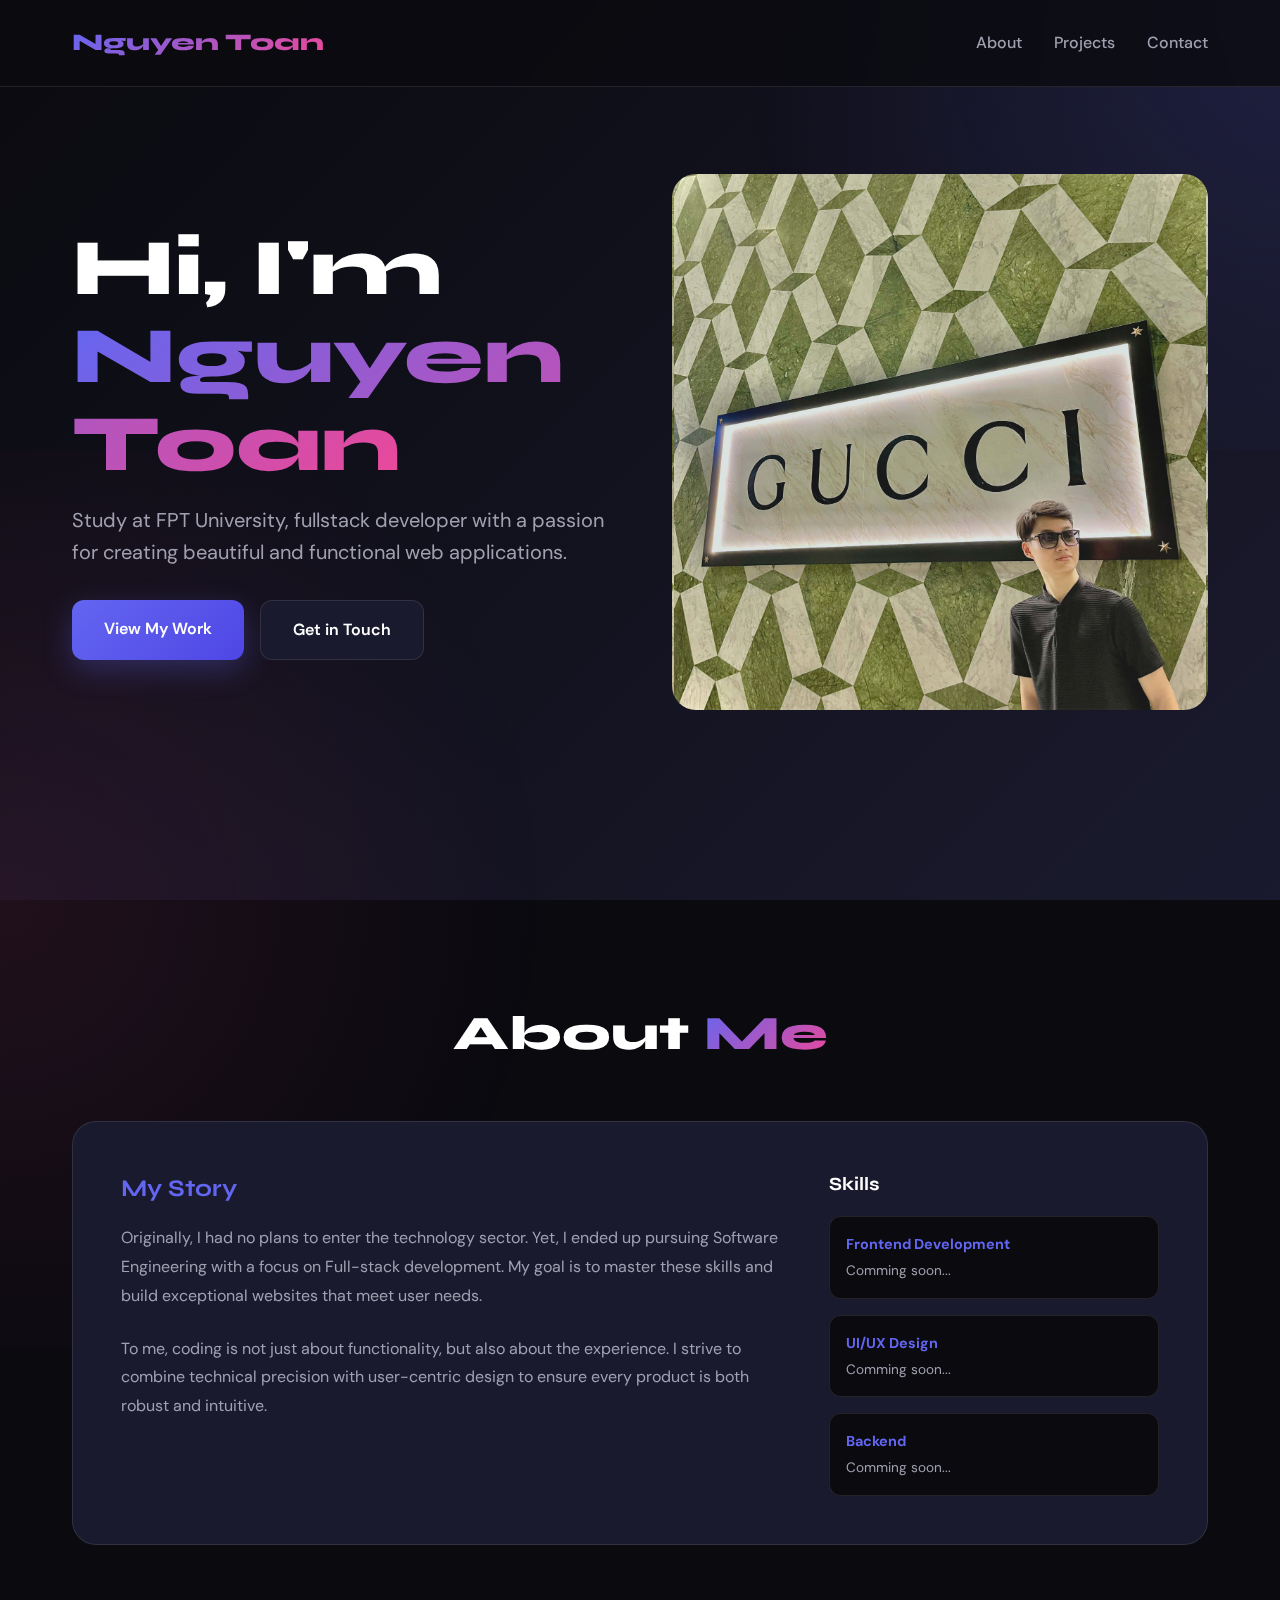
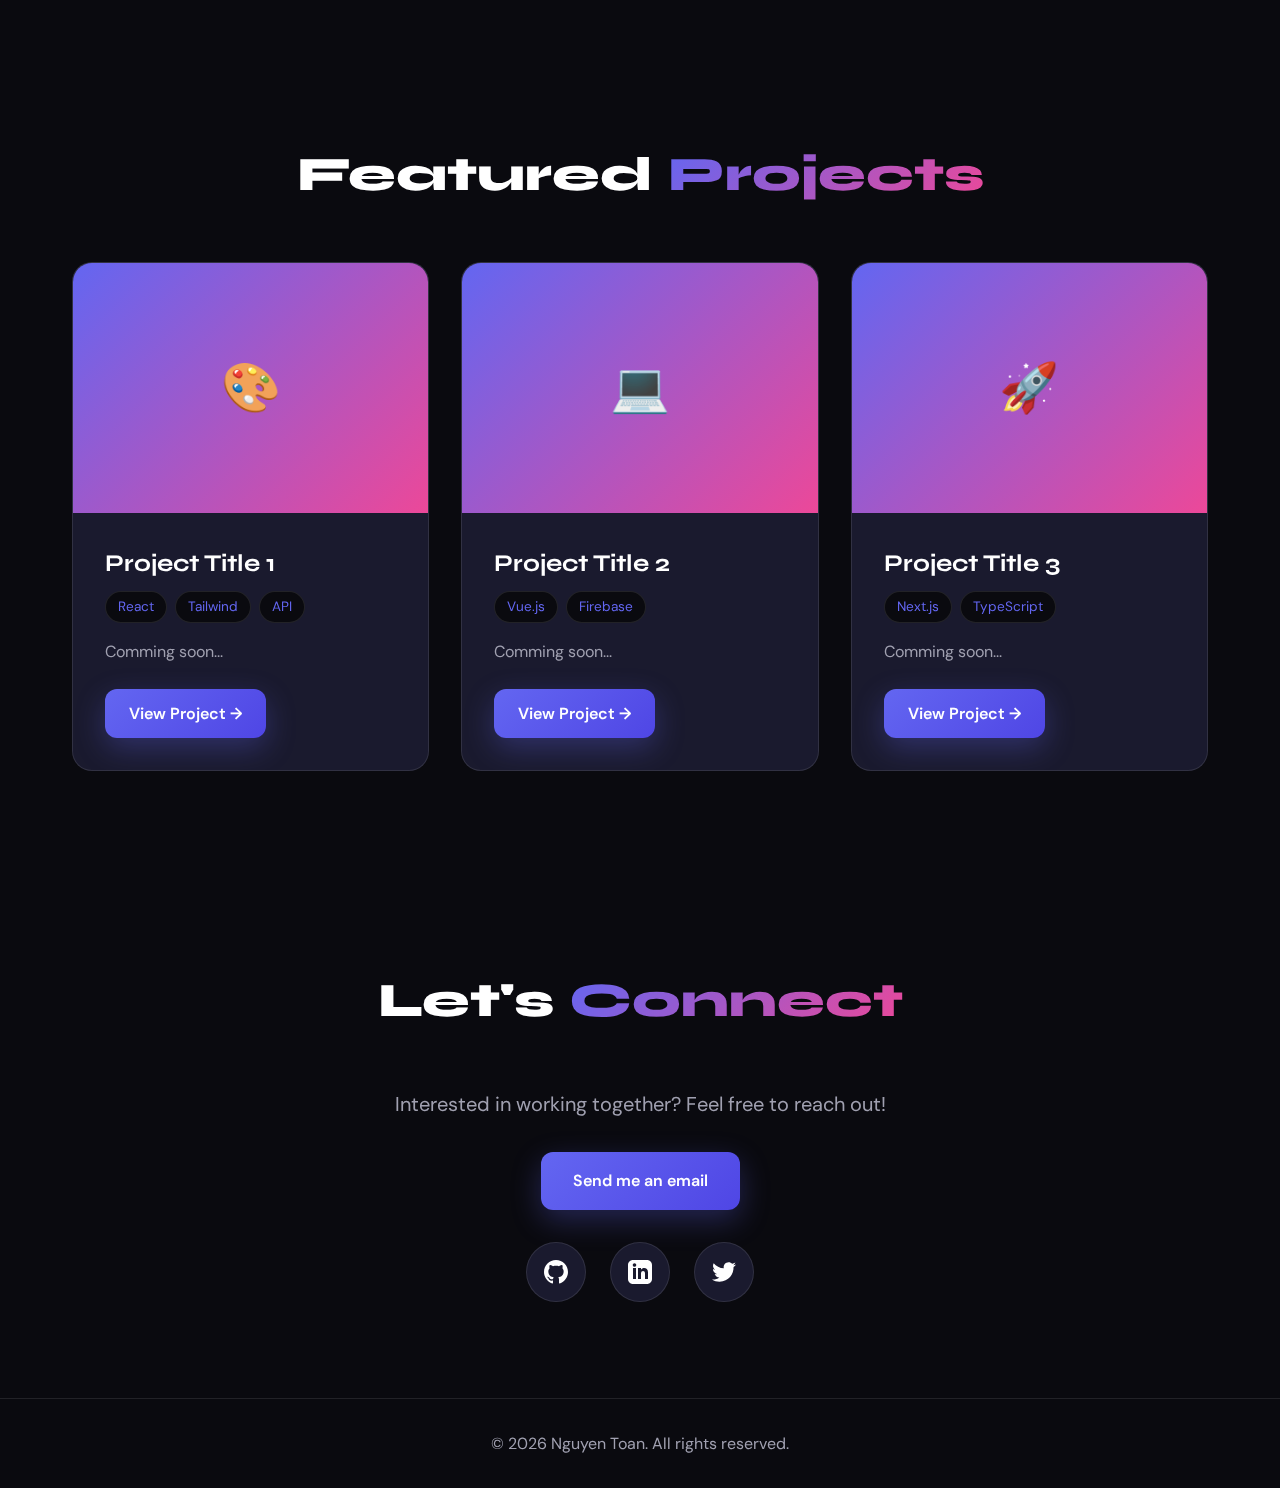
<file: files/index.html>
<!DOCTYPE html>
<html lang="vi">
<head>
    <meta charset="UTF-8">
    <meta name="viewport" content="width=device-width, initial-scale=1.0">
    
    <!-- ==========================================
         📝 THAY ĐỔI THÔNG TIN CƠ BẢN TẠI ĐÂY
         ========================================== -->
    <title>Nguyễn Toàn - Portfolio</title>
    <meta name="description" content="Portfolio của Nguyen Toan">
    
    <!-- Fonts -->
    <link rel="preconnect" href="https://fonts.googleapis.com">
    <link rel="preconnect" href="https://fonts.gstatic.com" crossorigin>
    <link href="https://fonts.googleapis.com/css2?family=Syne:wght@400;600;700;800&family=DM+Sans:wght@400;500;700&display=swap" rel="stylesheet">
    
    <!-- CSS -->
    <link rel="stylesheet" href="style.css">
</head>
<body>
    <!-- Animated Background -->
    <div class="gradient-bg"></div>

    <!-- Navigation -->
    <nav>
        <div class="container">
            <!-- ==========================================
                 📝 THAY TÊN/LOGO CỦA BẠN
                 ========================================== -->
            <div class="logo">Nguyen Toan</div>
            
            <ul class="nav-links">
                <li><a href="#about">About</a></li>
                <li><a href="#projects">Projects</a></li>
                <li><a href="#contact">Contact</a></li>
            </ul>
        </div>
    </nav>

    <!-- Hero Section -->
    <section class="hero">
        <div class="container">
            <div class="hero-content">
                <div class="hero-text">
                    <!-- ==========================================
                         📝 THAY TIÊU ĐỀ CHÍNH
                         ========================================== -->
                    <h1>
                        Hi, I'm <span class="gradient-text">Nguyen Toan</span>
                    </h1>
                    
                    <!-- ==========================================
                         📝 THAY MÔ TẢ VỀ BẠN
                         ========================================== -->
                    <p>
                        Study at FPT University, fullstack developer with a passion for creating beautiful and functional web applications.
                    </p>
                    
                    <div class="cta-buttons">
                        <a href="#projects" class="btn btn-primary">View My Work</a>
                        <a href="#contact" class="btn btn-secondary">Get in Touch</a>
                    </div>
                </div>
                
                <div class="hero-image">
                    <!-- ==========================================
                         🖼️ THAY ẢNH HERO
                         Cách 1: Thay emoji 👤 bằng emoji khác
                         Cách 2: Thêm class "hero-photo" và sửa CSS
                         ========================================== -->
                    <div class="image-placeholder">
                    </div>
                </div>
            </div>
        </div>
    </section>

    <!-- About Section -->
    <section id="about">
        <div class="container">
            <h2 class="section-title">About <span class="gradient-text">Me</span></h2>
            
            <div class="about-content">
                <div class="about-text">
                    <!-- ==========================================
                         📝 THAY TIÊU ĐỀ PHẦN GIỚI THIỆU
                         ========================================== -->
                    <h3>My Story</h3>
                    
                    <!-- ==========================================
                         📝 VIẾT VỀ BẢN THÂN BẠN (2-3 đoạn)
                         ========================================== -->
                    <p>
                        Originally, I had no plans to enter the technology sector.
                        Yet, I ended up pursuing Software Engineering with a focus on Full-stack development. 
                        My goal is to master these skills and build exceptional websites that meet user needs.
                    </p>
                    
                    <p>
                        To me, coding is not just about functionality, but also about the experience.
                        I strive to combine technical precision with user-centric design to ensure every product is both robust and intuitive.
                    </p>
                </div>
                
                <div class="skills-list">
                    <h3 style="font-family: 'Syne', sans-serif; margin-bottom: 1rem;">Skills</h3>
                    
                    <div class="skills-grid">
                        <!-- ==========================================
                             📝 THAY ĐỔI/THÊM KỸ NĂNG CỦA BẠN
                             Copy paste block .skill-item để thêm
                             ========================================== -->
                        <div class="skill-item">
                            <h4>Frontend Development</h4>
                            <p>Comming soon...</p>
                        </div>
                        
                        <div class="skill-item">
                            <h4>UI/UX Design</h4>
                            <p>Comming soon...</p>
                        </div>
                        
                        <div class="skill-item">
                            <h4>Backend</h4>
                            <p>Comming soon...</p>
                        </div>
                        
                        <!-- ➕ Copy block trên để thêm skill mới -->
                        
                    </div>
                </div>
            </div>
        </div>
    </section>

    <!-- Projects Section -->
    <section id="projects">
        <div class="container">
            <h2 class="section-title">Featured <span class="gradient-text">Projects</span></h2>
            
            <div class="projects-grid">
                <!-- ==========================================
                     📝 DỰ ÁN 1 - THAY THÔNG TIN
                     ========================================== -->
                <div class="project-card">
                    <!-- Thêm class "project-1" vào đây để custom ảnh trong CSS -->
                    <div class="project-image">
                        🎨
                    </div>
                    <div class="project-content">
                        <h3>Project Title 1</h3>
                        
                        <!-- Tags/Technologies -->
                        <div class="project-tags">
                            <span class="tag">React</span>
                            <span class="tag">Tailwind</span>
                            <span class="tag">API</span>
                        </div>
                        
                        <p>
                           Comming soon...
                        </p>
                        
                        <!-- Link đến dự án - THAY LINK -->
                        <a href="#" class="btn btn-primary" style="display: inline-block; padding: 0.75rem 1.5rem; margin-top: 0.5rem;">
                            View Project →
                        </a>
                    </div>
                </div>

                <!-- ==========================================
                     📝 DỰ ÁN 2 - THAY THÔNG TIN
                     ========================================== -->
                <div class="project-card">
                    <div class="project-image project-2">
                        💻
                    </div>
                    <div class="project-content">
                        <h3>Project Title 2</h3>
                        
                        <div class="project-tags">
                            <span class="tag">Vue.js</span>
                            <span class="tag">Firebase</span>
                        </div>
                        
                        <p>
                            Comming soon...
                        </p>
                        
                        <a href="#" class="btn btn-primary" style="display: inline-block; padding: 0.75rem 1.5rem; margin-top: 0.5rem;">
                            View Project →
                        </a>
                    </div>
                </div>

                <!-- ==========================================
                     📝 DỰ ÁN 3 - THAY THÔNG TIN
                     ========================================== -->
                <div class="project-card">
                    <div class="project-image project-3">
                        🚀
                    </div>
                    <div class="project-content">
                        <h3>Project Title 3</h3>
                        
                        <div class="project-tags">
                            <span class="tag">Next.js</span>
                            <span class="tag">TypeScript</span>
                        </div>
                        
                        <p>
                            Comming soon...
                        </p>
                        
                        <a href="#" class="btn btn-primary" style="display: inline-block; padding: 0.75rem 1.5rem; margin-top: 0.5rem;">
                            View Project →
                        </a>
                    </div>
                </div>

                <!-- ==========================================
                     ➕ Copy toàn bộ .project-card để THÊM DỰ ÁN MỚI
                     ========================================== -->

            </div>
        </div>
    </section>

    <!-- Contact Section -->
    <section id="contact">
        <div class="container">
            <h2 class="section-title">Let's <span class="gradient-text">Connect</span></h2>
            
            <div class="contact-content">
                <!-- ==========================================
                     📝 THAY LỜI NHẮN LIÊN HỆ
                     ========================================== -->
                <p>
                    Interested in working together? Feel free to reach out!
                </p>
                
                <!-- ==========================================
                     📧 THAY EMAIL CỦA BẠN
                     ========================================== -->
                <a href="https://mail.google.com/mail/?view=cm&fs=1&to=nguyentoan062411@gmail.com" class="btn btn-primary">
                    Send me an email
                </a>
                
                <!-- ==========================================
                     🔗 THAY LINK SOCIAL MEDIA
                     ========================================== -->
                <div class="social-links">
                    <!-- GitHub -->
                    <a href="https://github.com/Darwin-1106" class="social-link" target="_blank" title="GitHub">
                        <svg xmlns="http://www.w3.org/2000/svg" width="24" height="24" viewBox="0 0 24 24" fill="currentColor">
                            <path d="M12 0c-6.626 0-12 5.373-12 12 0 5.302 3.438 9.8 8.207 11.387.599.111.793-.261.793-.577v-2.234c-3.338.726-4.033-1.416-4.033-1.416-.546-1.387-1.333-1.756-1.333-1.756-1.089-.745.083-.729.083-.729 1.205.084 1.839 1.237 1.839 1.237 1.07 1.834 2.807 1.304 3.492.997.107-.775.418-1.305.762-1.604-2.665-.305-5.467-1.334-5.467-5.931 0-1.311.469-2.381 1.236-3.221-.124-.303-.535-1.524.117-3.176 0 0 1.008-.322 3.301 1.23.957-.266 1.983-.399 3.003-.404 1.02.005 2.047.138 3.006.404 2.291-1.552 3.297-1.23 3.297-1.23.653 1.653.242 2.874.118 3.176.77.84 1.235 1.911 1.235 3.221 0 4.609-2.807 5.624-5.479 5.921.43.372.823 1.102.823 2.222v3.293c0 .319.192.694.801.576 4.765-1.589 8.199-6.086 8.199-11.386 0-6.627-5.373-12-12-12z"/>
                        </svg>
                    </a>
                    
                    <!-- LinkedIn -->
                    <a href="https://www.linkedin.com/in/to%C3%A0n-nguy%E1%BB%85n-0886b935a/" class="social-link" target="_blank" title="LinkedIn">
                        <svg xmlns="http://www.w3.org/2000/svg" width="24" height="24" viewBox="0 0 24 24" fill="currentColor">
                            <path d="M19 0h-14c-2.761 0-5 2.239-5 5v14c0 2.761 2.239 5 5 5h14c2.762 0 5-2.239 5-5v-14c0-2.761-2.238-5-5-5zm-11 19h-3v-11h3v11zm-1.5-12.268c-.966 0-1.75-.79-1.75-1.764s.784-1.764 1.75-1.764 1.75.79 1.75 1.764-.783 1.764-1.75 1.764zm13.5 12.268h-3v-5.604c0-3.368-4-3.113-4 0v5.604h-3v-11h3v1.765c1.396-2.586 7-2.777 7 2.476v6.759z"/>
                        </svg>
                    </a>
                    
                    <!-- Twitter/X -->
                    <a href="https://twitter.com/yourusername" class="social-link" target="_blank" title="Twitter">
                        <svg xmlns="http://www.w3.org/2000/svg" width="24" height="24" viewBox="0 0 24 24" fill="currentColor">
                            <path d="M24 4.557c-.883.392-1.832.656-2.828.775 1.017-.609 1.798-1.574 2.165-2.724-.951.564-2.005.974-3.127 1.195-.897-.957-2.178-1.555-3.594-1.555-3.179 0-5.515 2.966-4.797 6.045-4.091-.205-7.719-2.165-10.148-5.144-1.29 2.213-.669 5.108 1.523 6.574-.806-.026-1.566-.247-2.229-.616-.054 2.281 1.581 4.415 3.949 4.89-.693.188-1.452.232-2.224.084.626 1.956 2.444 3.379 4.6 3.419-2.07 1.623-4.678 2.348-7.29 2.04 2.179 1.397 4.768 2.212 7.548 2.212 9.142 0 14.307-7.721 13.995-14.646.962-.695 1.797-1.562 2.457-2.549z"/>
                        </svg>
                    </a>

                    <!-- ➕ Thêm social link khác tại đây -->
                </div>
            </div>
        </div>
    </section>

    <!-- Footer -->
    <footer>
        <div class="container">
            <!-- ==========================================
                 📝 THAY COPYRIGHT INFO
                 ========================================== -->
            <p>&copy; 2026 Nguyen Toan. All rights reserved.</p>
        </div>
    </footer>

    <!-- JavaScript -->
    <script
</file>
<file: files/style.css>
/* ==========================================
   🎨 PORTFOLIO STYLESHEET
   ========================================== */

/* ==========================================
   COLOR VARIABLES - THAY MÀU TẠI ĐÂY
   ========================================== */
:root {
    --primary: #6366f1;      /* Màu chính (indigo) */
    --primary-dark: #4f46e5; /* Màu chính đậm */
    --accent: #ec4899;       /* Màu nhấn (pink) */
    --bg-dark: #0a0a0f;      /* Nền tối */
    --bg-card: #1a1a2e;      /* Nền card */
    --text-primary: #ffffff;
    --text-secondary: #a0a0b0;
    --border: rgba(255,255,255,0.1);
}

/* ==========================================
   GỢI Ý MÀU KHÁC:
   Blue theme: --primary: #3b82f6; --accent: #06b6d4;
   Purple theme: --primary: #a855f7; --accent: #ec4899;
   Green theme: --primary: #10b981; --accent: #14b8a6;
   Orange theme: --primary: #f97316; --accent: #fb923c;
   ========================================== */

/* ==========================================
   RESET & BASE STYLES
   ========================================== */
* {
    margin: 0;
    padding: 0;
    box-sizing: border-box;
}

body {
    font-family: 'DM Sans', sans-serif;
    background: var(--bg-dark);
    color: var(--text-primary);
    line-height: 1.6;
    overflow-x: hidden;
}

/* ==========================================
   ANIMATED GRADIENT BACKGROUND
   ========================================== */
.gradient-bg {
    position: fixed;
    top: 0;
    left: 0;
    width: 100%;
    height: 100%;
    z-index: -1;
    background: linear-gradient(135deg, var(--bg-dark) 0%, #1a1a2e 100%);
}

.gradient-bg::before {
    content: '';
    position: absolute;
    top: -50%;
    right: -50%;
    width: 100%;
    height: 100%;
    background: radial-gradient(circle, var(--primary) 0%, transparent 70%);
    opacity: 0.15;
    animation: float 20s ease-in-out infinite;
}

.gradient-bg::after {
    content: '';
    position: absolute;
    bottom: -50%;
    left: -50%;
    width: 100%;
    height: 100%;
    background: radial-gradient(circle, var(--accent) 0%, transparent 70%);
    opacity: 0.1;
    animation: float 15s ease-in-out infinite reverse;
}

@keyframes float {
    0%, 100% { 
        transform: translate(0, 0) rotate(0deg); 
    }
    50% { 
        transform: translate(50px, 50px) rotate(180deg); 
    }
}

/* ==========================================
   CONTAINER
   ========================================== */
.container {
    max-width: 1200px;
    margin: 0 auto;
    padding: 0 2rem;
}

/* ==========================================
   NAVIGATION
   ========================================== */
nav {
    position: fixed;
    top: 0;
    width: 100%;
    z-index: 1000;
    background: rgba(10, 10, 15, 0.8);
    backdrop-filter: blur(10px);
    border-bottom: 1px solid var(--border);
}

nav .container {
    display: flex;
    justify-content: space-between;
    align-items: center;
    padding: 1.5rem 2rem;
}

.logo {
    font-family: 'Syne', sans-serif;
    font-size: 1.5rem;
    font-weight: 800;
    background: linear-gradient(135deg, var(--primary), var(--accent));
    -webkit-background-clip: text;
    -webkit-text-fill-color: transparent;
    background-clip: text;
}

.nav-links {
    display: flex;
    gap: 2rem;
    list-style: none;
}

.nav-links a {
    color: var(--text-secondary);
    text-decoration: none;
    font-weight: 500;
    transition: color 0.3s;
    position: relative;
}

.nav-links a::after {
    content: '';
    position: absolute;
    bottom: -5px;
    left: 0;
    width: 0;
    height: 2px;
    background: var(--primary);
    transition: width 0.3s;
}

.nav-links a:hover {
    color: var(--text-primary);
}

.nav-links a:hover::after {
    width: 100%;
}

/* ==========================================
   HERO SECTION
   ========================================== */
.hero {
    min-height: 100vh;
    display: flex;
    align-items: center;
    padding-top: 80px;
}

.hero-content {
    display: grid;
    grid-template-columns: 1fr 1fr;
    gap: 4rem;
    align-items: center;
}

.hero-text h1 {
    font-family: 'Syne', sans-serif;
    font-size: 5rem;
    font-weight: 800;
    line-height: 1.1;
    margin-bottom: 1rem;
    animation: fadeInUp 0.8s ease;
}

.gradient-text {
    background: linear-gradient(135deg, var(--primary), var(--accent));
    -webkit-background-clip: text;
    -webkit-text-fill-color: transparent;
    background-clip: text;
}

.hero-text p {
    font-size: 1.25rem;
    color: var(--text-secondary);
    margin-bottom: 2rem;
    animation: fadeInUp 0.8s ease 0.2s backwards;
}

.cta-buttons {
    display: flex;
    gap: 1rem;
    animation: fadeInUp 0.8s ease 0.4s backwards;
}

/* ==========================================
   BUTTONS
   ========================================== */
.btn {
    padding: 1rem 2rem;
    border-radius: 12px;
    font-weight: 600;
    text-decoration: none;
    transition: all 0.3s;
    display: inline-block;
    border: none;
    cursor: pointer;
}

.btn-primary {
    background: linear-gradient(135deg, var(--primary), var(--primary-dark));
    color: white;
    box-shadow: 0 10px 30px rgba(99, 102, 241, 0.3);
}

.btn-primary:hover {
    transform: translateY(-2px);
    box-shadow: 0 15px 40px rgba(99, 102, 241, 0.4);
}

.btn-secondary {
    background: var(--bg-card);
    color: var(--text-primary);
    border: 1px solid var(--border);
}

.btn-secondary:hover {
    background: var(--primary);
    border-color: var(--primary);
}

/* ==========================================
   HERO IMAGE
   ========================================== */
.hero-image {
    position: relative;
    animation: fadeInUp 0.8s ease 0.6s backwards;
}

.image-placeholder {
    width: 100%;
    aspect-ratio: 1;
    background: linear-gradient(135deg, var(--bg-card), var(--primary));
    border-radius: 24px;
    display: flex;
    align-items: center;
    justify-content: center;
    font-size: 3rem;
    border: 2px solid var(--border);
    position: relative;
    overflow: hidden;
}

/* ==========================================
   🖼️ ẢNH HERO - ĐÃ ACTIVE
   ========================================== */

.image-placeholder {
    background-image: url('img/anh1.jpg');
    background-size: cover;
    background-position: center;
}

.image-placeholder::before {
    content: '';
    position: absolute;
    top: -50%;
    left: -50%;
    width: 200%;
    height: 200%;
    background: linear-gradient(45deg, transparent, rgba(255,255,255,0.1), transparent);
    animation: shine 3s infinite;
}

@keyframes shine {
    0% { 
        transform: translateX(-100%) translateY(-100%) rotate(45deg); 
    }
    100% { 
        transform: translateX(100%) translateY(100%) rotate(45deg); 
    }
}

/* ==========================================
   SECTION STYLES
   ========================================== */
section {
    padding: 6rem 0;
}

.section-title {
    font-family: 'Syne', sans-serif;
    font-size: 3rem;
    font-weight: 800;
    text-align: center;
    margin-bottom: 3rem;
}

/* ==========================================
   ABOUT SECTION
   ========================================== */
.about-content {
    display: grid;
    grid-template-columns: 2fr 1fr;
    gap: 3rem;
    background: var(--bg-card);
    padding: 3rem;
    border-radius: 24px;
    border: 1px solid var(--border);
}

.about-text h3 {
    font-family: 'Syne', sans-serif;
    font-size: 1.5rem;
    margin-bottom: 1rem;
    color: var(--primary);
}

.about-text p {
    color: var(--text-secondary);
    margin-bottom: 1.5rem;
    line-height: 1.8;
}

/* ==========================================
   SKILLS
   ========================================== */
.skills-grid {
    display: grid;
    gap: 1rem;
}

.skill-item {
    background: var(--bg-dark);
    padding: 1rem;
    border-radius: 12px;
    border: 1px solid var(--border);
    transition: all 0.3s;
}

.skill-item:hover {
    border-color: var(--primary);
    transform: translateX(5px);
}

.skill-item h4 {
    font-size: 0.9rem;
    color: var(--primary);
    margin-bottom: 0.25rem;
}

.skill-item p {
    font-size: 0.85rem;
    color: var(--text-secondary);
}

/* ==========================================
   PROJECTS SECTION
   ========================================== */
.projects-grid {
    display: grid;
    grid-template-columns: repeat(auto-fit, minmax(350px, 1fr));
    gap: 2rem;
}

.project-card {
    background: var(--bg-card);
    border-radius: 20px;
    overflow: hidden;
    border: 1px solid var(--border);
    transition: all 0.3s;
    cursor: pointer;
}

.project-card:hover {
    transform: translateY(-10px);
    border-color: var(--primary);
    box-shadow: 0 20px 40px rgba(99, 102, 241, 0.2);
}

.project-image {
    width: 100%;
    height: 250px;
    background: linear-gradient(135deg, var(--primary), var(--accent));
    display: flex;
    align-items: center;
    justify-content: center;
    font-size: 3rem;
    position: relative;
    overflow: hidden;
}

/* ==========================================
   🖼️ THAY ẢNH PROJECT - Thêm class custom
   ========================================== */
/* 
.project-1 { 
    background-image: url('../images/project1.jpg'); 
    background-size: cover; 
    background-position: center;
}

.project-2 { 
    background-image: url('../images/project2.jpg'); 
    background-size: cover; 
    background-position: center;
}

.project-3 { 
    background-image: url('../images/project3.jpg'); 
    background-size: cover; 
    background-position: center;
}
*/

.project-content {
    padding: 2rem;
}

.project-content h3 {
    font-family: 'Syne', sans-serif;
    font-size: 1.5rem;
    margin-bottom: 0.5rem;
}

.project-tags {
    display: flex;
    gap: 0.5rem;
    margin-bottom: 1rem;
    flex-wrap: wrap;
}

.tag {
    background: var(--bg-dark);
    padding: 0.25rem 0.75rem;
    border-radius: 20px;
    font-size: 0.85rem;
    color: var(--primary);
    border: 1px solid var(--border);
}

.project-content p {
    color: var(--text-secondary);
    margin-bottom: 1rem;
}

/* ==========================================
   CONTACT SECTION
   ========================================== */
.contact-content {
    max-width: 600px;
    margin: 0 auto;
    text-align: center;
}

.contact-content p {
    color: var(--text-secondary);
    font-size: 1.25rem;
    margin-bottom: 2rem;
}

.social-links {
    display: flex;
    justify-content: center;
    gap: 1.5rem;
    margin-top: 2rem;
}

.social-link {
    width: 60px;
    height: 60px;
    background: var(--bg-card);
    border: 1px solid var(--border);
    border-radius: 50%;
    display: flex;
    align-items: center;
    justify-content: center;
    color: var(--text-primary);
    text-decoration: none;
    font-size: 1.5rem;
    transition: all 0.3s;
}

.social-link:hover {
    background: var(--primary);
    border-color: var(--primary);
    transform: translateY(-5px);
}

/* ==========================================
   FOOTER
   ========================================== */
footer {
    text-align: center;
    padding: 2rem;
    color: var(--text-secondary);
    border-top: 1px solid var(--border);
}

/* ==========================================
   ANIMATIONS
   ========================================== */
@keyframes fadeInUp {
    from {
        opacity: 0;
        transform: translateY(30px);
    }
    to {
        opacity: 1;
        transform: translateY(0);
    }
}

/* ==========================================
   RESPONSIVE DESIGN
   ========================================== */

/* Tablet */
@media (max-width: 968px) {
    .hero-content {
        grid-template-columns: 1fr;
        gap: 2rem;
    }

    .hero-text h1 {
        font-size: 3rem;
    }

    .about-content {
        grid-template-columns: 1fr;
    }

    .nav-links {
        gap: 1rem;
    }

    .projects-grid {
        grid-template-columns: 1fr;
    }
}

/* Mobile */
@media (max-width: 640px) {
    .hero-text h1 {
        font-size: 2.5rem;
    }

    .section-title {
        font-size: 2rem;
    }

    .cta-buttons {
        flex-direction: column;
    }

    .container {
        padding: 0 1rem;
    }

    nav .container {
        padding: 1rem;
    }

    .logo {
        font-size: 1.25rem;
    }

    .nav-links {
        gap: 0.75rem;
        font-size: 0.9rem;
    }

    section {
        padding: 4rem 0;
    }

    .about-content {
        padding: 2rem;
    }

    .social-links {
        gap: 1rem;
    }

    .social-link {
        width: 50px;
        height: 50px;
    }
}
</file>
